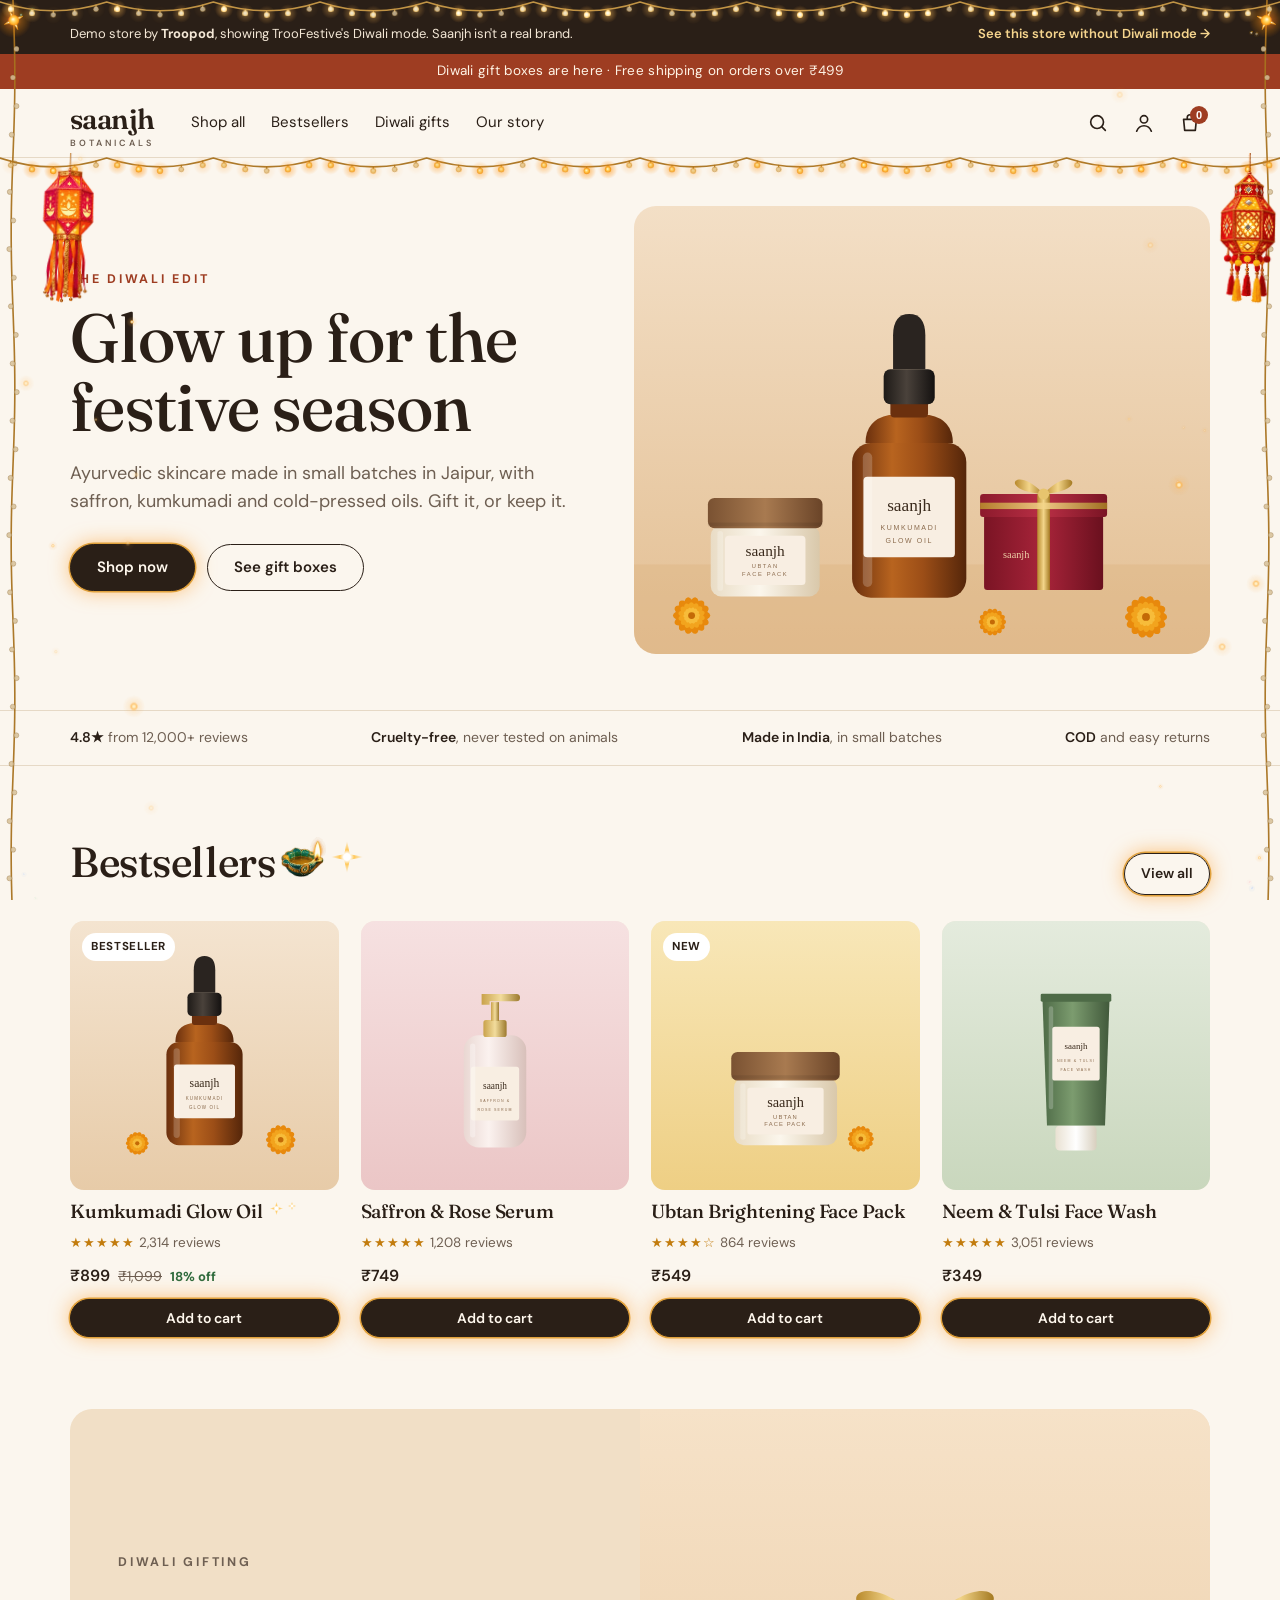
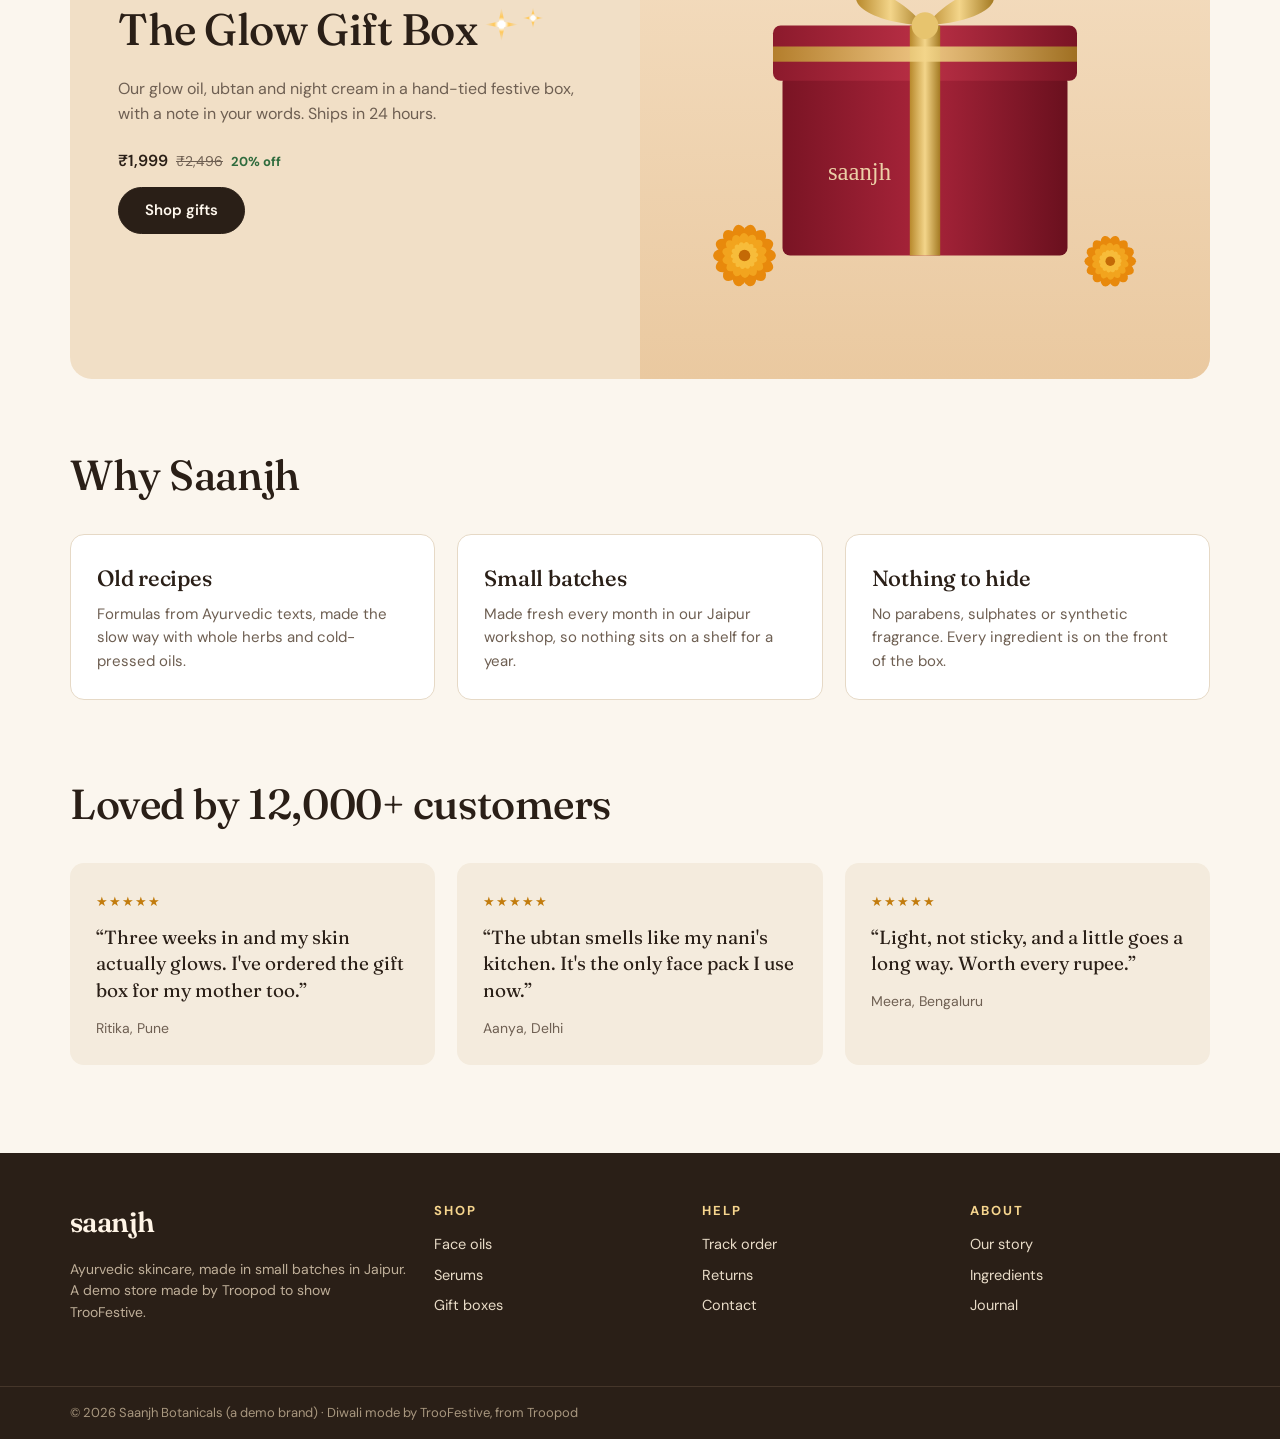
<file: index.html>
<!doctype html>
<html lang="en">
<head>
<meta charset="utf-8">
<meta name="viewport" content="width=device-width, initial-scale=1">
<title>Saanjh Botanicals · TrooFestive Diwali demo</title>
<meta name="description" content="A demo D2C store with TrooFestive's Diwali mode switched on. Made by Troopod.">
<meta name="robots" content="noindex">
<meta property="og:title" content="See your store in Diwali mode · TrooFestive by Troopod">
<meta property="og:description" content="A demo store with TrooFestive's Diwali mode: lights, diyas, kandils, a firework on Add to cart and a shagun envelope.">
<link rel="preconnect" href="https://fonts.googleapis.com">
<link rel="preconnect" href="https://fonts.gstatic.com" crossorigin>
<link href="https://fonts.googleapis.com/css2?family=DM+Sans:opsz,wght@9..40,400;9..40,500;9..40,600;9..40,700&family=Fraunces:opsz,wght@9..144,500;9..144,600&display=swap" rel="stylesheet">
<link rel="icon" href="data:image/svg+xml,%3Csvg xmlns=%22http://www.w3.org/2000/svg%22 viewBox=%220 0 64 64%22%3E%3Ccircle cx=%2232%22 cy=%2232%22 r=%2230%22 fill=%22%239E3D22%22/%3E%3Ctext x=%2232%22 y=%2243%22 text-anchor=%22middle%22 font-family=%22Georgia%22 font-size=%2232%22 fill=%22%23FFF4E6%22%3Es%3C/text%3E%3C/svg%3E">
<link rel="stylesheet" href="styles.css">
</head>
<body>

<div class="ribbon"><div class="wrap">
  <span>Demo store by <b>Troopod</b>, showing TrooFestive's Diwali mode. Saanjh isn't a real brand.</span>
  <a id="mode-switch" href="?troofestive=off">See this store without Diwali mode →</a>
</div></div>
<div class="announce">Diwali gift boxes are here · Free shipping on orders over ₹499</div>

<header class="site-header"><div class="wrap">
  <button class="icon-btn menu-btn" aria-label="Menu" aria-expanded="false"><svg viewBox="0 0 24 24" fill="none" stroke="currentColor" stroke-width="1.8" stroke-linecap="round"><path d="M4 7h16M4 12h16M4 17h16"/></svg></button>
  <a class="logo" href="./">saanjh<small>BOTANICALS</small></a>
  <nav class="nav">
    <a href="product.html">Shop all</a>
    <a href="#bestsellers">Bestsellers</a>
    <a href="#gifts">Diwali gifts</a>
    <a href="#story">Our story</a>
  </nav>
  <div class="icons">
    <button class="icon-btn" aria-label="Search"><svg viewBox="0 0 24 24" fill="none" stroke="currentColor" stroke-width="1.8" stroke-linecap="round"><circle cx="11" cy="11" r="7"/><path d="m20 20-3.5-3.5"/></svg></button>
    <button class="icon-btn" aria-label="Account"><svg viewBox="0 0 24 24" fill="none" stroke="currentColor" stroke-width="1.8" stroke-linecap="round"><circle cx="12" cy="8" r="4"/><path d="M4 21c1.5-4 4.5-6 8-6s6.5 2 8 6"/></svg></button>
    <button class="icon-btn" aria-label="Cart"><svg viewBox="0 0 24 24" fill="none" stroke="currentColor" stroke-width="1.8" stroke-linejoin="round"><path d="M5 8h14l-1.2 12H6.2z"/><path d="M9 8V6a3 3 0 0 1 6 0v2"/></svg><span class="cart-count" hidden>0</span></button>
  </div>
</div></header>

<main>
  <section class="hero"><div class="wrap">
    <div>
      <p class="eyebrow">The Diwali edit</p>
      <h1>Glow up for the festive season</h1>
      <p class="lede">Ayurvedic skincare made in small batches in Jaipur, with saffron, kumkumadi and cold-pressed oils. Gift it, or keep it.</p>
      <div class="ctas">
        <a class="btn" href="product.html">Shop now</a>
        <a class="btn ghost" href="#gifts">See gift boxes</a>
      </div>
    </div>
    <div class="hero-art"><img src="img/hero.svg" alt="Saanjh glow oil, ubtan face pack and a Diwali gift box" width="900" height="700"></div>
  </div></section>

  <div class="trust"><div class="wrap">
    <span><b>4.8★</b> from 12,000+ reviews</span>
    <span><b>Cruelty-free</b>, never tested on animals</span>
    <span><b>Made in India</b>, in small batches</span>
    <span><b>COD</b> and easy returns</span>
  </div></div>

  <section class="section" id="bestsellers"><div class="wrap">
    <div class="section-head"><h2>Bestsellers</h2><a href="product.html">View all</a></div>
    <div class="grid">
      <article class="card">
        <a class="ph" href="product.html"><span class="badge">Bestseller</span><img src="img/oil.svg" alt="Kumkumadi Glow Oil" width="600" height="600"></a>
        <h3><a href="product.html">Kumkumadi Glow Oil</a></h3>
        <div class="meta"><span class="stars">★★★★★</span> 2,314 reviews</div>
        <div class="price">₹899 <s>₹1,099</s> <span class="off">18% off</span></div>
        <button class="btn small" data-add="Kumkumadi Glow Oil">Add to cart</button>
      </article>
      <article class="card">
        <a class="ph" href="product.html"><img src="img/serum.svg" alt="Saffron and Rose Serum" width="600" height="600"></a>
        <h3><a href="product.html">Saffron &amp; Rose Serum</a></h3>
        <div class="meta"><span class="stars">★★★★★</span> 1,208 reviews</div>
        <div class="price">₹749</div>
        <button class="btn small" data-add="Saffron &amp; Rose Serum">Add to cart</button>
      </article>
      <article class="card">
        <a class="ph" href="product.html"><span class="badge">New</span><img src="img/ubtan.svg" alt="Ubtan Face Pack" width="600" height="600"></a>
        <h3><a href="product.html">Ubtan Brightening Face Pack</a></h3>
        <div class="meta"><span class="stars">★★★★☆</span> 864 reviews</div>
        <div class="price">₹549</div>
        <button class="btn small" data-add="Ubtan Face Pack">Add to cart</button>
      </article>
      <article class="card">
        <a class="ph" href="product.html"><img src="img/facewash.svg" alt="Neem and Tulsi Face Wash" width="600" height="600"></a>
        <h3><a href="product.html">Neem &amp; Tulsi Face Wash</a></h3>
        <div class="meta"><span class="stars">★★★★★</span> 3,051 reviews</div>
        <div class="price">₹349</div>
        <button class="btn small" data-add="Neem &amp; Tulsi Face Wash">Add to cart</button>
      </article>
    </div>
  </div></section>

  <section class="gift" id="gifts"><div class="wrap">
    <div class="box">
      <div class="copy">
        <p class="eyebrow">Diwali gifting</p>
        <h2>The Glow Gift Box</h2>
        <p>Our glow oil, ubtan and night cream in a hand-tied festive box, with a note in your words. Ships in 24 hours.</p>
        <div class="price">₹1,999 <s>₹2,496</s> <span class="off">20% off</span></div>
        <a class="btn" href="product.html">Shop gifts</a>
      </div>
      <img src="img/giftbox.svg" alt="The Saanjh Glow Gift Box" width="600" height="600">
    </div>
  </div></section>

  <section class="section" id="story"><div class="wrap">
    <div class="section-head"><h2>Why Saanjh</h2></div>
    <div class="why">
      <div><h3>Old recipes</h3><p>Formulas from Ayurvedic texts, made the slow way with whole herbs and cold-pressed oils.</p></div>
      <div><h3>Small batches</h3><p>Made fresh every month in our Jaipur workshop, so nothing sits on a shelf for a year.</p></div>
      <div><h3>Nothing to hide</h3><p>No parabens, sulphates or synthetic fragrance. Every ingredient is on the front of the box.</p></div>
    </div>
  </div></section>

  <section class="section"><div class="wrap">
    <div class="section-head"><h2>Loved by 12,000+ customers</h2></div>
    <div class="quotes">
      <figure><span class="stars">★★★★★</span><blockquote>“Three weeks in and my skin actually glows. I've ordered the gift box for my mother too.”</blockquote><figcaption>Ritika, Pune</figcaption></figure>
      <figure><span class="stars">★★★★★</span><blockquote>“The ubtan smells like my nani's kitchen. It's the only face pack I use now.”</blockquote><figcaption>Aanya, Delhi</figcaption></figure>
      <figure><span class="stars">★★★★★</span><blockquote>“Light, not sticky, and a little goes a long way. Worth every rupee.”</blockquote><figcaption>Meera, Bengaluru</figcaption></figure>
    </div>
  </div></section>
</main>

<footer>
  <div class="wrap">
    <div><a class="logo" href="./">saanjh</a><p>Ayurvedic skincare, made in small batches in Jaipur. A demo store made by Troopod to show TrooFestive.</p></div>
    <div><h4>Shop</h4><a href="product.html">Face oils</a><a href="product.html">Serums</a><a href="product.html">Gift boxes</a></div>
    <div><h4>Help</h4><a href="#">Track order</a><a href="#">Returns</a><a href="#">Contact</a></div>
    <div><h4>About</h4><a href="#story">Our story</a><a href="#">Ingredients</a><a href="#">Journal</a></div>
  </div>
  <div class="legal"><div class="wrap">© 2026 Saanjh Botanicals (a demo brand) · Diwali mode by TrooFestive, from Troopod</div></div>
</footer>

<script src="store.js"></script>
<script id="troofestive-config" type="application/json">
{
  "cfg": {
    "version": 1, "enabled": true, "startDate": "", "endDate": "",
    "pages": { "home": true, "collection": true, "product": true, "cart": false, "other": true, "collections": [], "products": [], "productsIn": [], "paths": [] },
    "look": { "theme": "diwali", "halloween": "pumpkin", "style": "classic", "palette": { "mode": "festive", "colors": [], "metal": "gold" }, "strings": "both", "blink": true,
      "features": { "sides": true, "kandils": true, "sparkles": true, "titles": true, "cta": true } },
    "assets": { "hanging": [], "titles": [], "envelopeClosed": "", "envelopeOpen": "", "cursor": "" },
    "moments": { "off": false, "loader": true, "burst": true, "burstStyle": "", "eco": false, "cursor": true, "cursorStyle": "phuljhadi", "trail": true,
      "shagun": true, "shagunCode": "SHUBH101", "shagunText": "₹101 off", "shagunDiscountId": "", "shagunEndsAt": "" }
  },
  "page": "index", "handle": "", "inCollections": [],
  "engine": "assets/troofestive-engine.js",
  "moments": "assets/troofestive-moments.js",
  "assets": {
    "kandil": ["assets/kandil-1.png", "assets/kandil-2.png"],
    "diya": ["assets/diya-1.png", "assets/diya-2.png", "assets/diya-3.png", "assets/diya-4.png"],
    "lifafa": "assets/lifafa-open.png", "lifafaClosed": "assets/lifafa-closed.png",
    "cursorDiya": "assets/cursor-diya.png", "cursorPhuljhadi": "assets/cursor-phuljhadi.png"
  }
}
</script>
<script src="assets/troofestive-loader.js" defer></script>
</body>
</html>
</file>
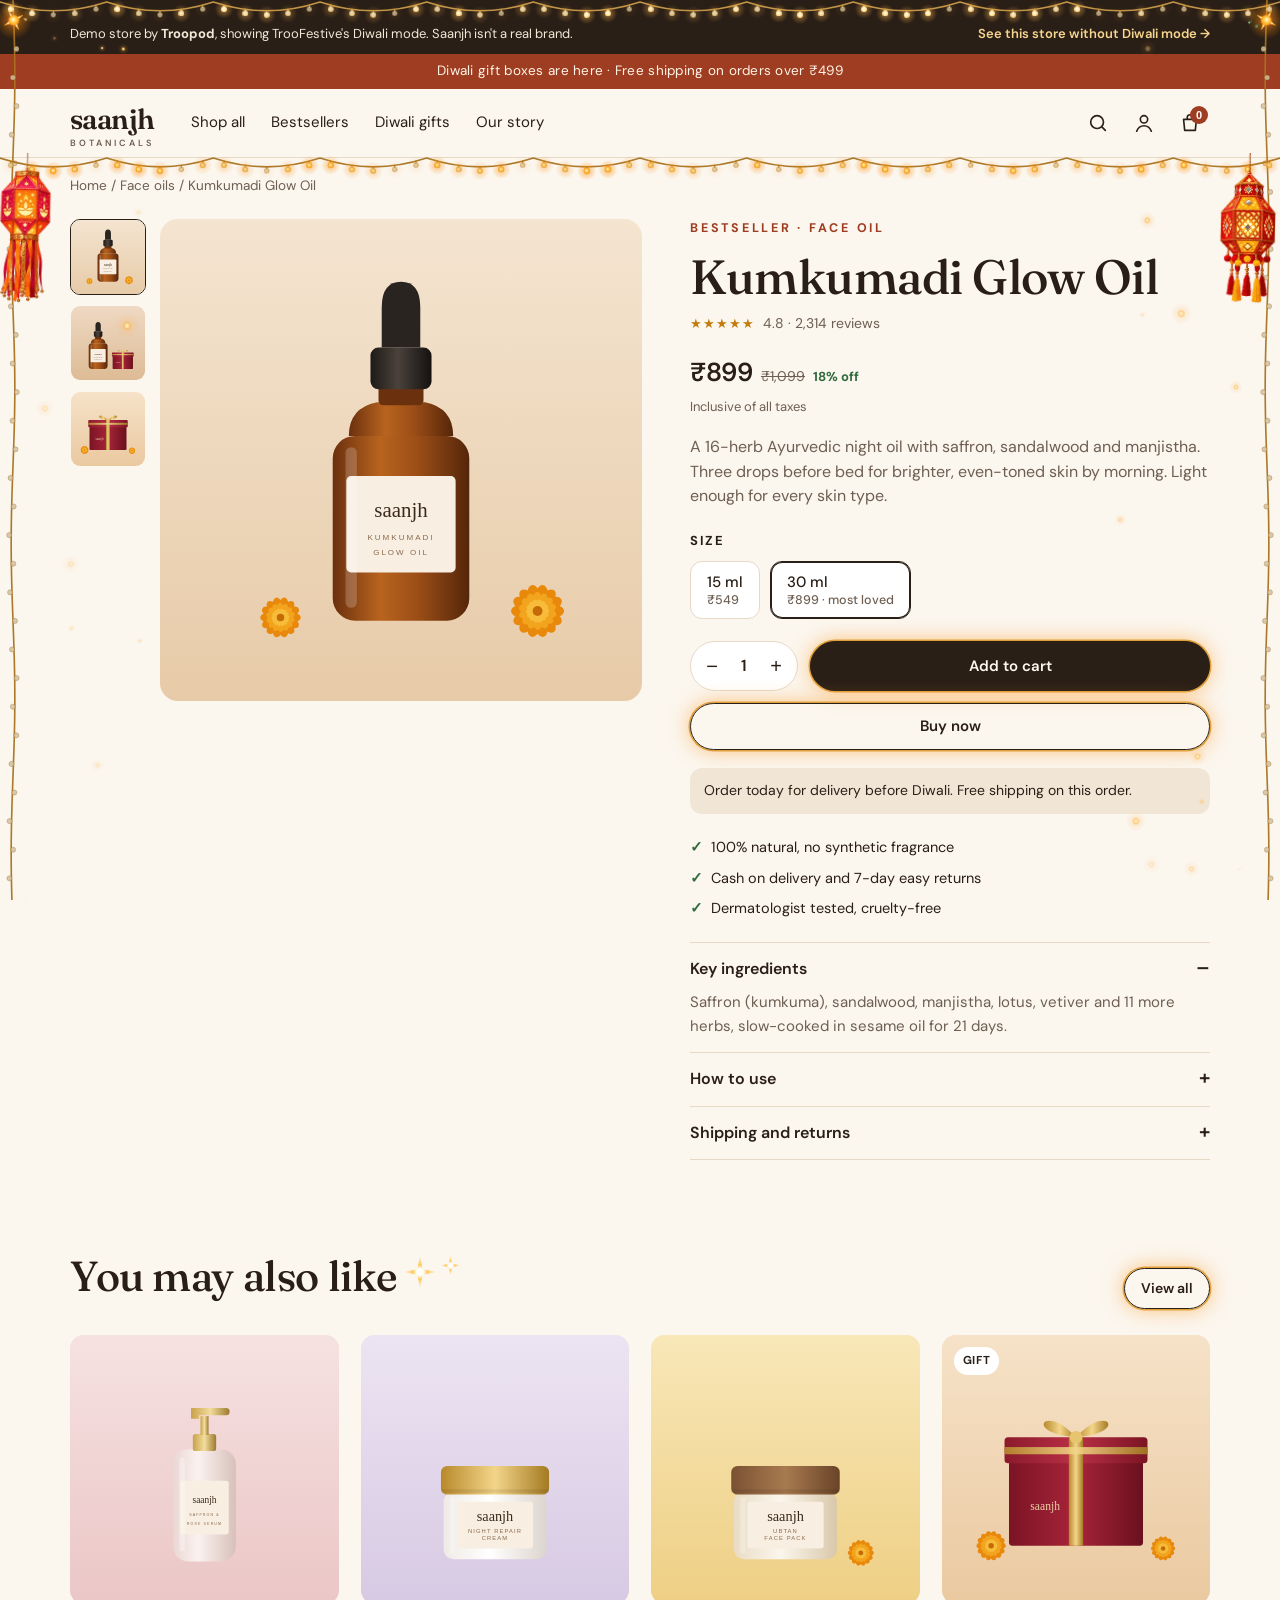
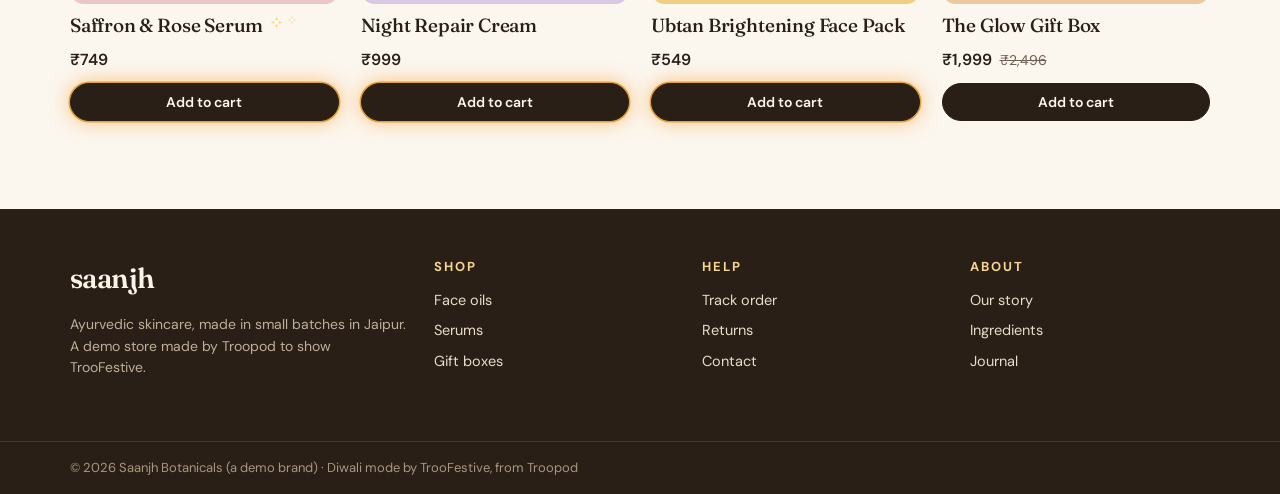
<file: product.html>
<!doctype html>
<html lang="en">
<head>
<meta charset="utf-8">
<meta name="viewport" content="width=device-width, initial-scale=1">
<title>Kumkumadi Glow Oil · Saanjh Botanicals (TrooFestive demo)</title>
<meta name="description" content="A demo D2C store with TrooFestive's Diwali mode switched on. Made by Troopod.">
<meta name="robots" content="noindex">
<meta property="og:title" content="See your store in Diwali mode · TrooFestive by Troopod">
<meta property="og:description" content="A demo store with TrooFestive's Diwali mode: lights, diyas, kandils, a firework on Add to cart and a shagun envelope.">
<link rel="preconnect" href="https://fonts.googleapis.com">
<link rel="preconnect" href="https://fonts.gstatic.com" crossorigin>
<link href="https://fonts.googleapis.com/css2?family=DM+Sans:opsz,wght@9..40,400;9..40,500;9..40,600;9..40,700&family=Fraunces:opsz,wght@9..144,500;9..144,600&display=swap" rel="stylesheet">
<link rel="icon" href="data:image/svg+xml,%3Csvg xmlns=%22http://www.w3.org/2000/svg%22 viewBox=%220 0 64 64%22%3E%3Ccircle cx=%2232%22 cy=%2232%22 r=%2230%22 fill=%22%239E3D22%22/%3E%3Ctext x=%2232%22 y=%2243%22 text-anchor=%22middle%22 font-family=%22Georgia%22 font-size=%2232%22 fill=%22%23FFF4E6%22%3Es%3C/text%3E%3C/svg%3E">
<link rel="stylesheet" href="styles.css">
</head>
<body>

<div class="ribbon"><div class="wrap">
  <span>Demo store by <b>Troopod</b>, showing TrooFestive's Diwali mode. Saanjh isn't a real brand.</span>
  <a id="mode-switch" href="?troofestive=off">See this store without Diwali mode →</a>
</div></div>
<div class="announce">Diwali gift boxes are here · Free shipping on orders over ₹499</div>

<header class="site-header"><div class="wrap">
  <button class="icon-btn menu-btn" aria-label="Menu" aria-expanded="false"><svg viewBox="0 0 24 24" fill="none" stroke="currentColor" stroke-width="1.8" stroke-linecap="round"><path d="M4 7h16M4 12h16M4 17h16"/></svg></button>
  <a class="logo" href="./">saanjh<small>BOTANICALS</small></a>
  <nav class="nav">
    <a href="product.html">Shop all</a>
    <a href="#bestsellers">Bestsellers</a>
    <a href="#gifts">Diwali gifts</a>
    <a href="#story">Our story</a>
  </nav>
  <div class="icons">
    <button class="icon-btn" aria-label="Search"><svg viewBox="0 0 24 24" fill="none" stroke="currentColor" stroke-width="1.8" stroke-linecap="round"><circle cx="11" cy="11" r="7"/><path d="m20 20-3.5-3.5"/></svg></button>
    <button class="icon-btn" aria-label="Account"><svg viewBox="0 0 24 24" fill="none" stroke="currentColor" stroke-width="1.8" stroke-linecap="round"><circle cx="12" cy="8" r="4"/><path d="M4 21c1.5-4 4.5-6 8-6s6.5 2 8 6"/></svg></button>
    <button class="icon-btn" aria-label="Cart"><svg viewBox="0 0 24 24" fill="none" stroke="currentColor" stroke-width="1.8" stroke-linejoin="round"><path d="M5 8h14l-1.2 12H6.2z"/><path d="M9 8V6a3 3 0 0 1 6 0v2"/></svg><span class="cart-count" hidden>0</span></button>
  </div>
</div></header>

<main>
  <div class="wrap crumbs"><a href="./">Home</a> / <a href="product.html">Face oils</a> / Kumkumadi Glow Oil</div>
  <section class="wrap pdp">
    <div class="gallery">
      <div class="thumbs">
        <button aria-current="true" aria-label="Photo 1"><img src="img/oil.svg" alt="" width="600" height="600"></button>
        <button aria-current="false" aria-label="Photo 2"><img src="img/oil-2.svg" alt="" width="600" height="600"></button>
        <button aria-current="false" aria-label="Photo 3"><img src="img/giftbox.svg" alt="" width="600" height="600"></button>
      </div>
      <div class="main-ph"><img id="main-img" src="img/oil.svg" alt="Kumkumadi Glow Oil, 30 ml amber dropper bottle" width="600" height="600"></div>
    </div>
    <div class="info">
      <p class="eyebrow">Bestseller · Face oil</p>
      <h1>Kumkumadi Glow Oil</h1>
      <div class="rating"><span class="stars">★★★★★</span> 4.8 · 2,314 reviews</div>
      <div class="price" id="price">₹899 <s>₹1,099</s> <span class="off">18% off</span></div>
      <p class="tax">Inclusive of all taxes</p>
      <p class="desc">A 16-herb Ayurvedic night oil with saffron, sandalwood and manjistha. Three drops before bed for brighter, even-toned skin by morning. Light enough for every skin type.</p>
      <div class="opt-label">Size</div>
      <div class="pills">
        <button class="pill" aria-pressed="false" data-price="₹549 <s>₹649</s> <span class=&quot;off&quot;>15% off</span>">15 ml<small>₹549</small></button>
        <button class="pill" aria-pressed="true" data-price="₹899 <s>₹1,099</s> <span class=&quot;off&quot;>18% off</span>">30 ml<small>₹899 · most loved</small></button>
      </div>
      <div class="buy">
        <div class="qty"><button data-step="-1" aria-label="One less">−</button><span id="qty">1</span><button data-step="1" aria-label="One more">+</button></div>
        <button class="btn" data-add="Kumkumadi Glow Oil" data-qty>Add to cart</button>
      </div>
      <button class="btn ghost buy-now" data-buy>Buy now</button>
      <div class="deliver">Order today for delivery before Diwali. Free shipping on this order.</div>
      <ul class="perks">
        <li>100% natural, no synthetic fragrance</li>
        <li>Cash on delivery and 7-day easy returns</li>
        <li>Dermatologist tested, cruelty-free</li>
      </ul>
      <details open><summary>Key ingredients</summary><p>Saffron (kumkuma), sandalwood, manjistha, lotus, vetiver and 11 more herbs, slow-cooked in sesame oil for 21 days.</p></details>
      <details><summary>How to use</summary><p>Warm 3 to 4 drops between your palms and press into clean skin at night. Use daily for best results.</p></details>
      <details><summary>Shipping and returns</summary><p>Ships in 24 hours. Delivered in 2 to 5 days across India. Returns accepted within 7 days.</p></details>
    </div>
  </section>

  <section class="section"><div class="wrap">
    <div class="section-head"><h2>You may also like</h2><a href="./">View all</a></div>
    <div class="grid">
      <article class="card">
        <a class="ph" href="product.html"><img src="img/serum.svg" alt="Saffron and Rose Serum" width="600" height="600"></a>
        <h3><a href="product.html">Saffron &amp; Rose Serum</a></h3>
        <div class="price">₹749</div>
        <button class="btn small" data-add="Saffron &amp; Rose Serum">Add to cart</button>
      </article>
      <article class="card">
        <a class="ph" href="product.html"><img src="img/cream.svg" alt="Night Repair Cream" width="600" height="600"></a>
        <h3><a href="product.html">Night Repair Cream</a></h3>
        <div class="price">₹999</div>
        <button class="btn small" data-add="Night Repair Cream">Add to cart</button>
      </article>
      <article class="card">
        <a class="ph" href="product.html"><img src="img/ubtan.svg" alt="Ubtan Face Pack" width="600" height="600"></a>
        <h3><a href="product.html">Ubtan Brightening Face Pack</a></h3>
        <div class="price">₹549</div>
        <button class="btn small" data-add="Ubtan Face Pack">Add to cart</button>
      </article>
      <article class="card">
        <a class="ph" href="product.html"><span class="badge">Gift</span><img src="img/giftbox.svg" alt="The Glow Gift Box" width="600" height="600"></a>
        <h3><a href="product.html">The Glow Gift Box</a></h3>
        <div class="price">₹1,999 <s>₹2,496</s></div>
        <button class="btn small" data-add="The Glow Gift Box">Add to cart</button>
      </article>
    </div>
  </div></section>
</main>

<footer>
  <div class="wrap">
    <div><a class="logo" href="./">saanjh</a><p>Ayurvedic skincare, made in small batches in Jaipur. A demo store made by Troopod to show TrooFestive.</p></div>
    <div><h4>Shop</h4><a href="product.html">Face oils</a><a href="product.html">Serums</a><a href="product.html">Gift boxes</a></div>
    <div><h4>Help</h4><a href="#">Track order</a><a href="#">Returns</a><a href="#">Contact</a></div>
    <div><h4>About</h4><a href="#story">Our story</a><a href="#">Ingredients</a><a href="#">Journal</a></div>
  </div>
  <div class="legal"><div class="wrap">© 2026 Saanjh Botanicals (a demo brand) · Diwali mode by TrooFestive, from Troopod</div></div>
</footer>

<script src="store.js"></script>
<script id="troofestive-config" type="application/json">
{
  "cfg": {
    "version": 1, "enabled": true, "startDate": "", "endDate": "",
    "pages": { "home": true, "collection": true, "product": true, "cart": false, "other": true, "collections": [], "products": [], "productsIn": [], "paths": [] },
    "look": { "theme": "diwali", "halloween": "pumpkin", "style": "classic", "palette": { "mode": "festive", "colors": [], "metal": "gold" }, "strings": "both", "blink": true,
      "features": { "sides": true, "kandils": true, "sparkles": true, "titles": true, "cta": true } },
    "assets": { "hanging": [], "titles": [], "envelopeClosed": "", "envelopeOpen": "", "cursor": "" },
    "moments": { "off": false, "loader": true, "burst": true, "burstStyle": "", "eco": false, "cursor": true, "cursorStyle": "phuljhadi", "trail": true,
      "shagun": true, "shagunCode": "SHUBH101", "shagunText": "₹101 off", "shagunDiscountId": "", "shagunEndsAt": "" }
  },
  "page": "product", "handle": "kumkumadi-glow-oil", "inCollections": ["face-oils", "bestsellers"],
  "engine": "assets/troofestive-engine.js",
  "moments": "assets/troofestive-moments.js",
  "assets": {
    "kandil": ["assets/kandil-1.png", "assets/kandil-2.png"],
    "diya": ["assets/diya-1.png", "assets/diya-2.png", "assets/diya-3.png", "assets/diya-4.png"],
    "lifafa": "assets/lifafa-open.png", "lifafaClosed": "assets/lifafa-closed.png",
    "cursorDiya": "assets/cursor-diya.png", "cursorPhuljhadi": "assets/cursor-phuljhadi.png"
  }
}
</script>
<script src="assets/troofestive-loader.js" defer></script>
</body>
</html>
</file>
<file: styles.css>
:root {
  --bg: #FBF6EE;
  --card: #F4EBDD;
  --ink: #2A1F17;
  --muted: #6E5F52;
  --line: #E6D9C6;
  --accent: #9E3D22;
  --sale: #2F6B3D;
  --radius: 14px;
  --serif: "Fraunces", Georgia, "Times New Roman", serif;
  --sans: "DM Sans", -apple-system, "Helvetica Neue", Arial, sans-serif;
}
* { box-sizing: border-box; }
html { -webkit-text-size-adjust: 100%; }
body { margin: 0; background: var(--bg); color: var(--ink); font: 16px/1.55 var(--sans); }
img { max-width: 100%; height: auto; display: block; }
a { color: inherit; }
.wrap { max-width: 1180px; margin: 0 auto; padding-inline: 20px; }
h1, h2, h3 { font-family: var(--serif); font-weight: 500; letter-spacing: -0.01em; text-wrap: balance; margin: 0; }

/* demo ribbon */
.ribbon { background: var(--ink); color: #F3E7D6; font-size: 13px; }
.ribbon .wrap { display: flex; flex-wrap: wrap; gap: 6px 14px; align-items: center; justify-content: space-between; padding-block: 24px 10px; }
.ribbon a { color: #F6D58E; font-weight: 600; text-decoration: none; white-space: nowrap; }
.ribbon a:hover { text-decoration: underline; }
.announce { background: var(--accent); color: #FFF4E6; text-align: center; font-size: 13.5px; letter-spacing: 0.02em; padding: 7px 16px; }

/* header */
.site-header { position: sticky; top: 0; z-index: 50; background: rgba(251, 246, 238, 0.96); backdrop-filter: blur(6px); border-bottom: 1px solid var(--line); }
.site-header .wrap { display: flex; align-items: center; gap: 24px; height: 68px; }
.logo { font-family: var(--serif); font-size: 28px; font-weight: 600; text-decoration: none; letter-spacing: -0.02em; }
.logo small { display: block; font: 600 9px/1 var(--sans); letter-spacing: 0.32em; color: var(--muted); margin-top: -2px; }
.nav { display: flex; gap: 26px; margin-left: 12px; }
.nav a { text-decoration: none; font-size: 15px; color: var(--ink); }
.nav a:hover { color: var(--accent); }
.icons { margin-left: auto; display: flex; gap: 6px; align-items: center; }
.icon-btn { background: none; border: 0; width: 40px; height: 40px; display: grid; place-items: center; color: var(--ink); cursor: pointer; position: relative; border-radius: 50%; }
.icon-btn:hover { background: var(--card); }
.icon-btn svg { width: 22px; height: 22px; }
.cart-count { position: absolute; top: 3px; right: 2px; min-width: 18px; height: 18px; border-radius: 9px; background: var(--accent); color: #fff; font-size: 11px; font-weight: 700; display: grid; place-items: center; padding: 0 4px; }
.menu-btn { display: none; }

/* buttons */
.btn { display: inline-flex; align-items: center; justify-content: center; gap: 8px; border: 1.5px solid var(--ink); background: var(--ink); color: #FFF8EE; font: 600 15px/1 var(--sans); padding: 15px 26px; border-radius: 999px; text-decoration: none; cursor: pointer; transition: transform .15s ease, background .15s ease; }
.btn:hover { transform: translateY(-1px); }
.btn.ghost { background: transparent; color: var(--ink); }
.btn.small { padding: 11px 18px; font-size: 14px; width: 100%; }

/* hero */
.hero .wrap { display: grid; grid-template-columns: 1fr 1.1fr; gap: 40px; align-items: center; padding-block: 48px 56px; }
.eyebrow { font-size: 12.5px; font-weight: 700; letter-spacing: 0.22em; text-transform: uppercase; color: var(--accent); margin: 0 0 14px; }
.hero h1 { font-size: clamp(40px, 5.6vw, 68px); line-height: 1.02; }
.hero p.lede { font-size: 18px; color: var(--muted); max-width: 30em; margin: 18px 0 28px; }
.hero .ctas { display: flex; gap: 12px; flex-wrap: wrap; }
.hero-art { border-radius: 22px; overflow: hidden; aspect-ratio: 9 / 7; max-width: 100%; }
.hero-art img { width: 100%; height: 100%; object-fit: cover; }

.trust { border-block: 1px solid var(--line); }
.trust .wrap { display: flex; flex-wrap: wrap; justify-content: space-between; gap: 10px 24px; padding-block: 16px; font-size: 14px; color: var(--muted); }
.trust b { color: var(--ink); font-weight: 600; }

/* sections */
.section { padding-block: 64px 8px; }
.section-head { display: flex; align-items: end; justify-content: space-between; gap: 16px; margin-bottom: 26px; }
.section-head h2 { font-size: clamp(30px, 3.6vw, 42px); }
.section-head a { font-size: 14px; font-weight: 600; text-decoration: none; border: 1.5px solid var(--ink); border-radius: 999px; padding: 9px 16px; white-space: nowrap; }
.grid { display: grid; grid-template-columns: repeat(4, minmax(0, 1fr)); gap: 22px; }
.card { display: flex; flex-direction: column; gap: 10px; min-width: 0; }
.card .ph { border-radius: var(--radius); overflow: hidden; aspect-ratio: 1; background: var(--card); position: relative; }
.card .ph img { width: 100%; height: 100%; object-fit: cover; transition: transform .4s ease; }
.card:hover .ph img { transform: scale(1.03); }
.badge { position: absolute; top: 12px; left: 12px; background: #fff; color: var(--ink); font-size: 11.5px; font-weight: 700; letter-spacing: 0.06em; text-transform: uppercase; padding: 5px 9px; border-radius: 999px; }
.card h3 { font-size: 19px; line-height: 1.25; }
.card h3 a { text-decoration: none; }
.card .meta { font-size: 13.5px; color: var(--muted); }
.price { display: flex; gap: 8px; align-items: baseline; font-weight: 600; }
.price s { color: var(--muted); font-weight: 400; font-size: 14px; }
.price .off { color: var(--sale); font-size: 13px; font-weight: 700; }
.stars { color: #C27C0E; letter-spacing: 1px; font-size: 13px; }

/* gift banner */
.gift { margin-top: 64px; }
.gift .box { display: grid; grid-template-columns: 1fr 1fr; background: #F1DFC6; border-radius: 22px; overflow: hidden; }
.gift .copy { padding: 48px; display: flex; flex-direction: column; justify-content: center; gap: 14px; }
.gift h2 { font-size: clamp(30px, 3.6vw, 44px); }
.gift p { color: var(--muted); margin: 0 0 8px; max-width: 30em; }
.gift .copy .btn { align-self: flex-start; }
.gift img { width: 100%; height: 100%; object-fit: cover; aspect-ratio: 1; }

/* why */
.why { display: grid; grid-template-columns: repeat(3, minmax(0, 1fr)); gap: 22px; }
.why div { background: #fff; border: 1px solid var(--line); border-radius: var(--radius); padding: 26px; }
.why h3 { font-size: 22px; margin-bottom: 8px; }
.why p { margin: 0; color: var(--muted); font-size: 15px; }
.quotes { display: grid; grid-template-columns: repeat(3, minmax(0, 1fr)); gap: 22px; }
.quotes figure { margin: 0; background: var(--card); border-radius: var(--radius); padding: 26px; }
.quotes blockquote { margin: 10px 0 14px; font-family: var(--serif); font-size: 19px; line-height: 1.4; }
.quotes figcaption { font-size: 14px; color: var(--muted); }

/* footer */
footer { margin-top: 80px; background: var(--ink); color: #E9DCC8; }
footer .wrap { display: grid; grid-template-columns: 1.4fr 1fr 1fr 1fr; gap: 28px; padding-block: 48px; }
footer h4 { margin: 0 0 12px; font-size: 13px; letter-spacing: 0.16em; text-transform: uppercase; color: #F6D58E; }
footer a { display: block; color: #E9DCC8; text-decoration: none; font-size: 14.5px; margin-bottom: 8px; }
footer .logo { color: #FFF4E6; }
footer p { font-size: 14px; color: #BFAF99; max-width: 28em; }
.legal { border-top: 1px solid #45362A; font-size: 13px; color: #A8977F; }
.legal .wrap { display: block; padding-block: 16px; }

/* product page */
.crumbs { font-size: 13.5px; color: var(--muted); padding-block: 18px 0; }
.crumbs a { text-decoration: none; }
.pdp { display: grid; grid-template-columns: 1.1fr 1fr; gap: 48px; padding-block: 22px 20px; }
.gallery { display: grid; grid-template-columns: 76px 1fr; gap: 14px; align-items: start; min-width: 0; }
.thumbs { display: flex; flex-direction: column; gap: 10px; }
.thumbs button { padding: 0; border: 1.5px solid transparent; border-radius: 10px; overflow: hidden; cursor: pointer; background: none; }
.thumbs button[aria-current="true"] { border-color: var(--ink); }
.thumbs img { width: 100%; aspect-ratio: 1; object-fit: cover; }
.main-ph { border-radius: 18px; overflow: hidden; aspect-ratio: 1; }
.main-ph img { width: 100%; height: 100%; object-fit: cover; }
.info { min-width: 0; }
.info h1 { font-size: clamp(34px, 4vw, 48px); line-height: 1.05; margin: 8px 0 10px; }
.info .rating { display: flex; gap: 8px; align-items: center; font-size: 14px; color: var(--muted); }
.info .price { font-size: 26px; margin: 18px 0 4px; }
.info .tax { font-size: 13px; color: var(--muted); margin: 0 0 18px; }
.info p.desc { color: var(--muted); margin: 0 0 22px; }
.opt-label { font-size: 13px; font-weight: 700; letter-spacing: 0.12em; text-transform: uppercase; margin-bottom: 10px; }
.pills { display: flex; gap: 10px; flex-wrap: wrap; margin-bottom: 22px; }
.pill { border: 1.5px solid var(--line); background: #fff; border-radius: 12px; padding: 10px 16px; font: 500 15px var(--sans); cursor: pointer; color: var(--ink); text-align: left; }
.pill small { display: block; color: var(--muted); font-size: 12.5px; }
.pill[aria-pressed="true"] { border-color: var(--ink); box-shadow: inset 0 0 0 1px var(--ink); }
.buy { display: grid; grid-template-columns: auto 1fr; gap: 12px; margin-bottom: 12px; }
.qty { display: flex; align-items: center; border: 1.5px solid var(--line); border-radius: 999px; background: #fff; }
.qty button { width: 42px; height: 48px; border: 0; background: none; font-size: 20px; cursor: pointer; color: var(--ink); }
.qty span { min-width: 22px; text-align: center; font-weight: 600; }
.buy-now { width: 100%; margin-bottom: 18px; }
.perks { list-style: none; padding: 0; margin: 0 0 22px; display: grid; gap: 8px; font-size: 14.5px; }
.perks li::before { content: "✓"; color: var(--sale); font-weight: 700; margin-right: 8px; }
.deliver { background: #F1E6D6; border-radius: 12px; padding: 12px 14px; font-size: 14px; margin-bottom: 22px; }
details { border-top: 1px solid var(--line); padding-block: 14px; }
details:last-of-type { border-bottom: 1px solid var(--line); }
summary { cursor: pointer; font-weight: 600; list-style: none; display: flex; justify-content: space-between; }
summary::after { content: "+"; font-size: 20px; line-height: 1; }
details[open] summary::after { content: "–"; }
details p { color: var(--muted); margin: 10px 0 0; font-size: 15px; }

/* toast */
.toast { position: fixed; left: 50%; top: 84px; transform: translate(-50%, -20px); opacity: 0; background: var(--ink); color: #FFF4E6; padding: 12px 18px; border-radius: 12px; font-size: 14.5px; box-shadow: 0 10px 30px rgba(0,0,0,.18); transition: all .25s ease; z-index: 100; pointer-events: none; max-width: calc(100vw - 32px); }
.toast.show { opacity: 1; transform: translate(-50%, 0); }

@media (max-width: 900px) {
  .nav { display: none; }
  .menu-btn { display: grid; }
  .site-header .wrap { gap: 8px; }
  .hero .wrap { grid-template-columns: 1fr; padding-block: 28px 40px; }
  .grid { grid-template-columns: repeat(2, minmax(0, 1fr)); gap: 16px; }
  .gift .box { grid-template-columns: 1fr; }
  .gift .copy { padding: 30px 24px; }
  .why, .quotes { grid-template-columns: 1fr; }
  footer .wrap { grid-template-columns: 1fr 1fr; }
  .pdp { grid-template-columns: 1fr; gap: 24px; }
  .gallery { grid-template-columns: 1fr; }
  .thumbs { flex-direction: row; order: 2; }
  .thumbs button { width: 70px; }
  .card h3 { font-size: 17px; }
}
.nav.open { display: flex; position: absolute; top: 68px; left: 0; right: 0; flex-direction: column; gap: 0; background: var(--bg); border-bottom: 1px solid var(--line); margin: 0; padding: 8px 20px 16px; }
.nav.open a { padding: 10px 0; }
</file>
